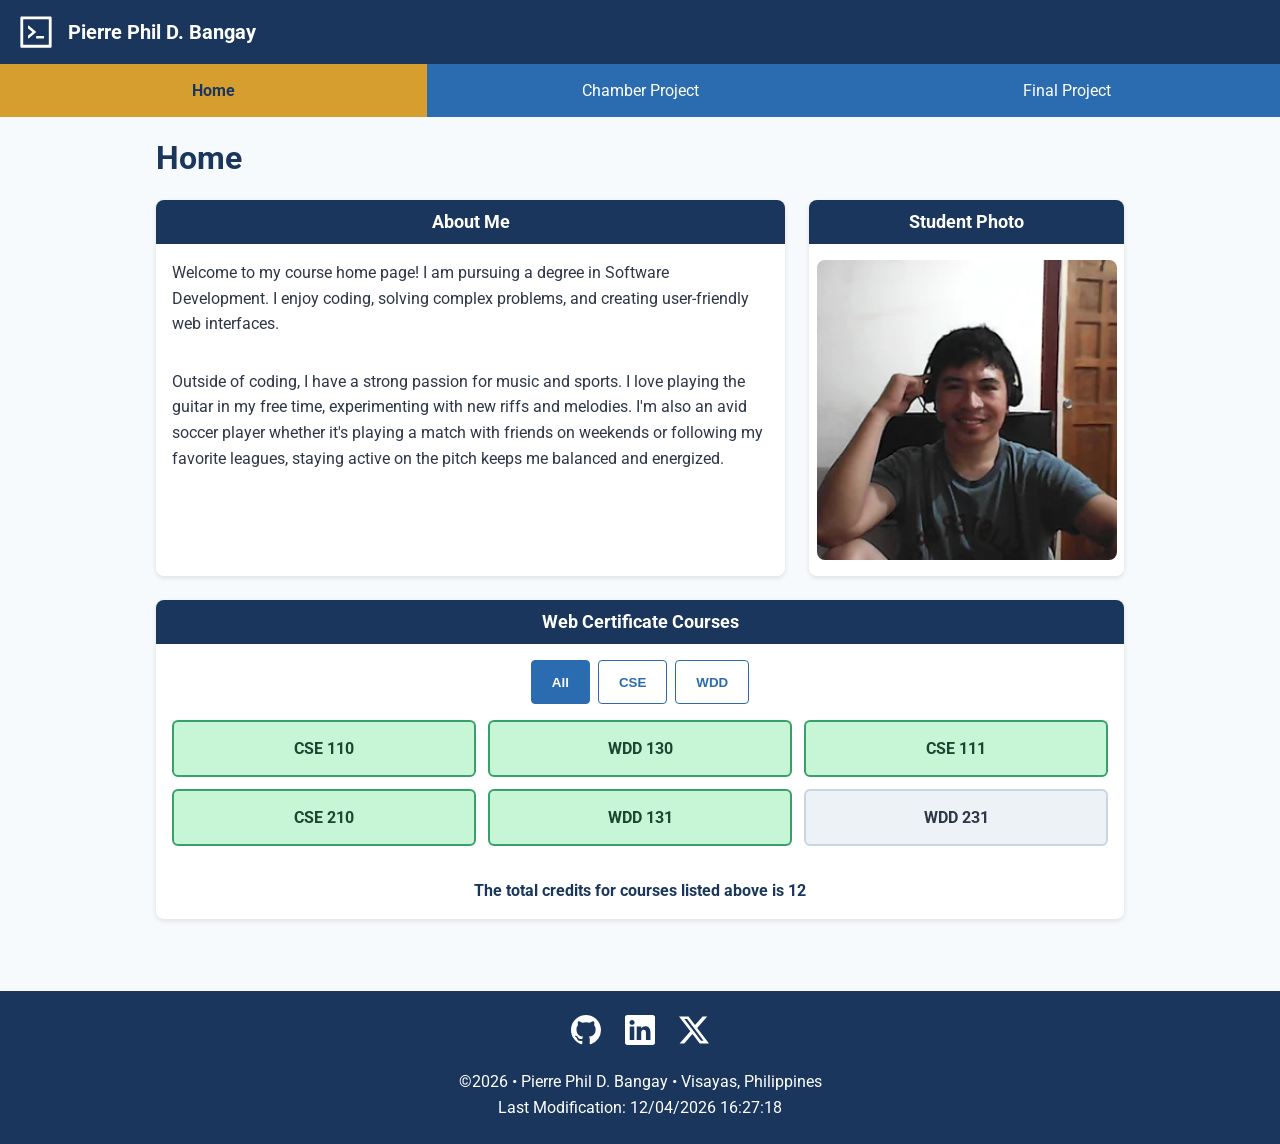
<file: index.html>
<!DOCTYPE html>
<html lang="en">

<head>
    <meta charset="UTF-8">
    <meta name="viewport" content="width=device-width, initial-scale=1.0">
    <title>WDD 231 - Course Home Page</title>
    <meta name="description"
        content="WDD 231 Course Home Page showcasing student profile, web certificate courses, and projects.">
    <meta name="author" content="Pierre Phil D. Bangay">

    <!-- Social Media Open Graph Meta Tags -->
    <meta property="og:title" content="WDD 231 - Course Home Page">
    <meta property="og:type" content="website">
    <meta property="og:description"
        content="WDD 231 Course Home Page showcasing student profile, web certificate courses, and projects.">
    <meta property="og:image" content="https://pdumaran.github.io/wdd231/images/profile.webp">
    <meta property="og:url" content="https://pdumaran.github.io/wdd231/">

    <!-- Google Fonts -->
    <link rel="preconnect" href="https://fonts.googleapis.com">
    <link rel="preconnect" href="https://fonts.gstatic.com" crossorigin>
    <link href="https://fonts.googleapis.com/css2?family=Roboto:wght@400;700&display=swap" rel="stylesheet">

    <!-- Style Sheets -->
    <link rel="stylesheet" href="styles/small.css">
    <link rel="stylesheet" href="styles/larger.css">

    <link rel="icon" href="favicon.ico">

    <!-- JavaScript Scripts -->
    <script src="scripts/navigation.js" defer></script>
    <script src="scripts/date.js" defer></script>
    <script src="scripts/course.js" defer></script>
</head>

<body>

    <header>
        <div class="logo-container">
            <img src="images/logo.svg" alt="Site Logo" width="40" height="40">
            <span>Pierre Phil D. Bangay</span>
        </div>
        <button id="nav-button" class="hamburger" aria-label="Toggle navigation"></button>
    </header>

    <nav id="nav-bar" class="navigation">
        <ul>
            <li class="current"><a href="#">Home</a></li>
            <li><a href="https://pdumaran.github.io/wdd231/chamber/index.html">Chamber Project</a></li>
            <li><a href="https://pdumaran.github.io/wdd231/final/index.html">Final Project</a></li>
        </ul>
    </nav>

    <main>
        <h1>Home</h1>

        <div class="top-grid">
            <section class="card">
                <h2>About Me</h2>
                <p>Welcome to my course home page! I am pursuing a degree in Software Development. I enjoy coding,
                    solving complex problems, and creating user-friendly web interfaces.</p>
                <p>Outside of coding, I have a strong passion for music and sports. I love playing the guitar in my free
                    time, experimenting with new riffs and melodies. I'm also an avid soccer player whether it's playing
                    a match with friends on weekends or following my favorite leagues, staying active on the pitch keeps
                    me balanced and energized.</p>
            </section>

            <section class="card">
                <h2>Student Photo</h2>
                <img src="images/profile.webp" alt="Student Profile Photo" width="300" height="300" loading="lazy">
            </section>
        </div>

        <section class="card courses-card">
            <h2>Web Certificate Courses</h2>

            <div class="filter-buttons">
                <button id="all-btn" class="filter-btn active">All</button>
                <button id="cse-btn" class="filter-btn">CSE</button>
                <button id="wdd-btn" class="filter-btn">WDD</button>
            </div>

            <div id="course-list" class="course-grid"></div>

            <p id="total-credits" class="credit-info"></p>
        </section>

        <!-- Course Details Modal -->
        <dialog id="course-details"></dialog>
    </main>

    <footer>
        <div class="social-links">
            <a href="https://github.com/pdumaran" target="_blank" rel="noopener" aria-label="GitHub Profile">
                <img src="images/github.svg" alt="GitHub Logo" width="30" height="30">
            </a>
            <a href="https://linkedin.com/in/pierredb" target="_blank" rel="noopener" aria-label="LinkedIn Profile">
                <img src="images/linkedin.svg" alt="LinkedIn Logo" width="30" height="30">
            </a>
            <a href="https://x.com/pierredumaran" target="_blank" rel="noopener" aria-label="X Profile">
                <img src="images/twitter.svg" alt="X/Twitter Logo" width="30" height="30">
            </a>
        </div>

        <p>&copy;<span id="currentyear"></span> • Pierre Phil D. Bangay • Visayas, Philippines</p>
        <p id="lastModified"></p>
    </footer>

</body>

</html>
</file>
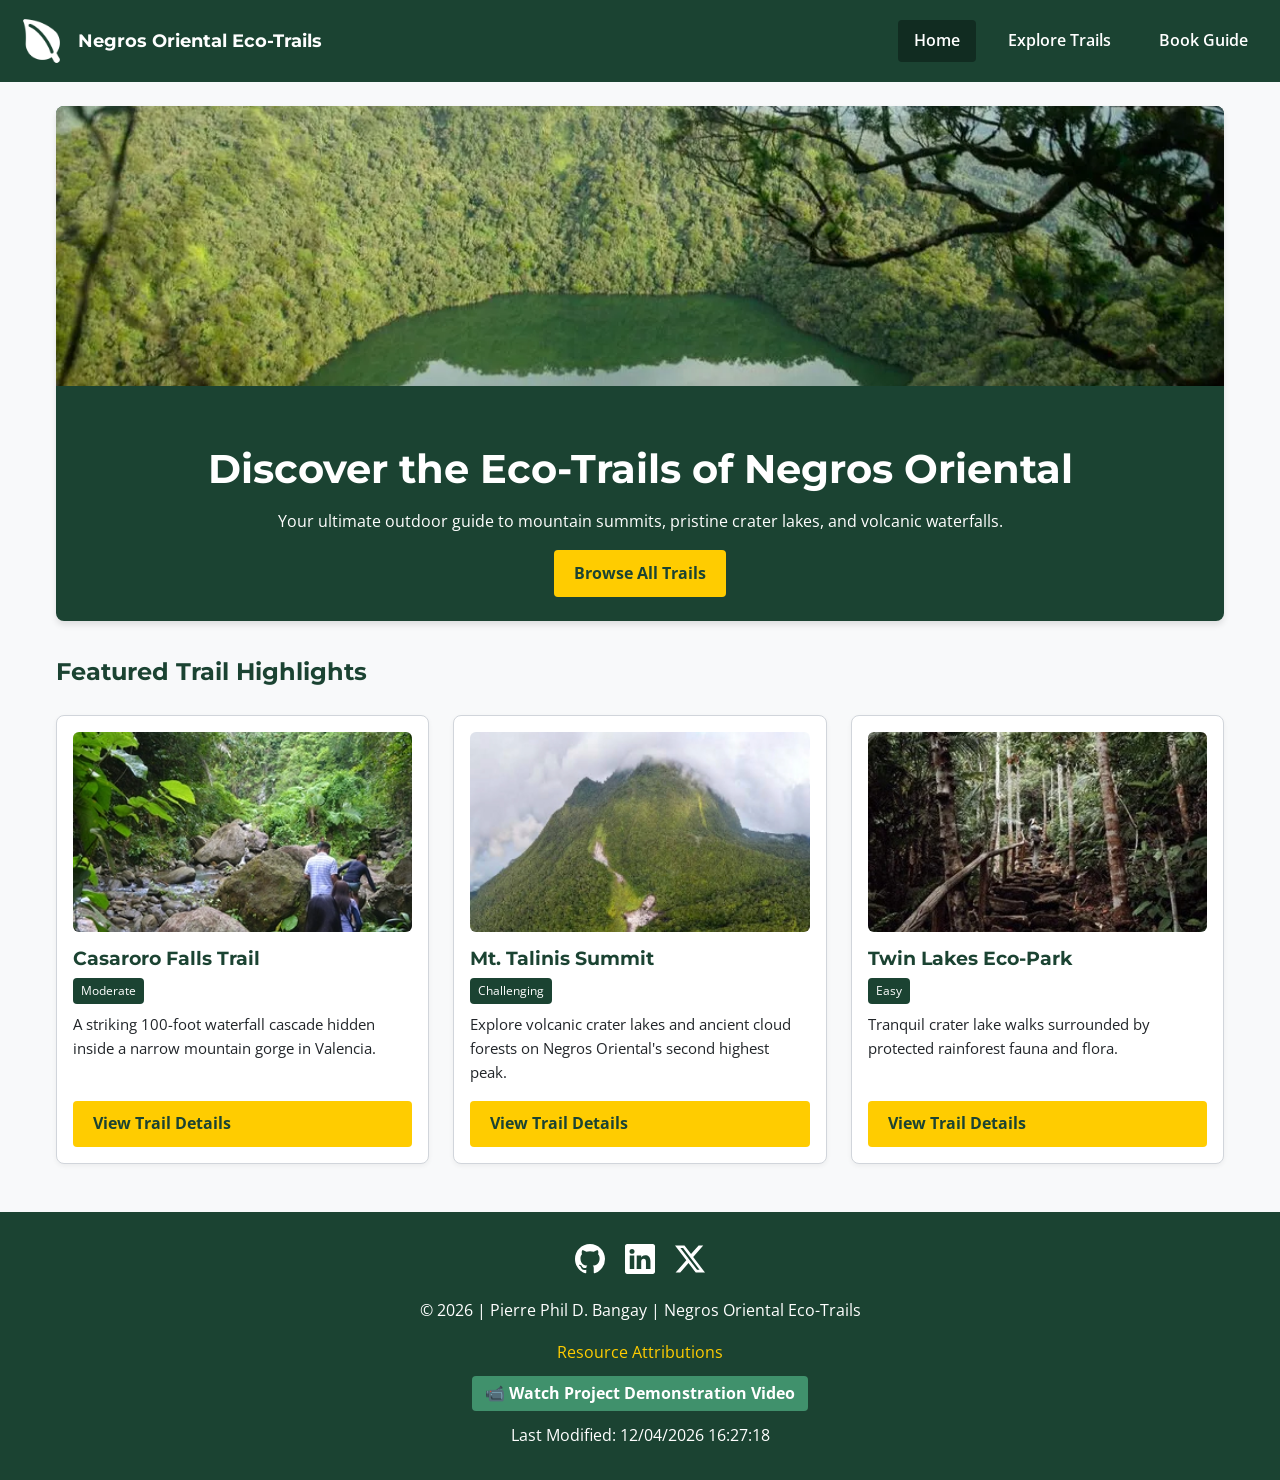
<file: final/index.html>
<!DOCTYPE html>
<html lang="en-US">

<head>
    <meta charset="utf-8">
    <meta name="viewport" content="width=device-width, initial-scale=1">
    <title>Negros Oriental Eco-Trails & Adventure Guide - Home</title>
    <meta name="description"
        content="Discover top hiking trails, waterfalls, and nature eco-tours in Negros Oriental, Philippines. Plan your adventure today!">
    <meta name="author" content="Pierre Phil D. Bangay">

    <link rel="icon" href="favicon.ico" type="image/x-icon">

    <link rel="preconnect" href="https://fonts.googleapis.com">
    <link rel="preconnect" href="https://fonts.gstatic.com" crossorigin>
    <link
        href="https://fonts.googleapis.com/css2?family=Montserrat:wght@600;700&family=Open+Sans:wght@400;600&display=swap"
        rel="stylesheet">

    <meta property="og:title" content="Negros Oriental Eco-Trails & Adventure Guide">
    <meta property="og:type" content="website">
    <meta property="og:image" content="https://pdumaran.github.io/wdd231/final/images/hero-mt-talinis.webp">
    <meta property="og:url" content="https://pdumaran.github.io/wdd231/final/index.html">
    <meta property="og:description"
        content="Explore mountain peaks, crater lakes, and waterfall hikes in Negros Oriental.">

    <link rel="stylesheet" href="styles/normalize.css">
    <link rel="stylesheet" href="styles/small.css">
    <link rel="stylesheet" href="styles/larger.css">

    <script src="scripts/main.js" defer></script>
</head>

<body>
    <header>
        <div class="logo-container">
            <img src="images/logo.webp" alt="Eco-Trails Logo" width="50" height="50" loading="lazy">
            <span class="site-title">Negros Oriental Eco-Trails</span>
        </div>
        <button id="menu-toggle" aria-label="Toggle Navigation Menu">☰</button>
        <nav id="nav-menu">
            <ul>
                <li><a href="index.html" class="active">Home</a></li>
                <li><a href="trails.html">Explore Trails</a></li>
                <li><a href="booking.html">Book Guide</a></li>
            </ul>
        </nav>
    </header>

    <main>
        <section class="hero">
            <picture>
                <img src="images/hero-mt-talinis.webp" alt="Mt. Talinis Ridge line" width="1200" height="400"
                    loading="eager">
            </picture>
            <div class="hero-content">
                <h1>Discover the Eco-Trails of Negros Oriental</h1>
                <p>Your ultimate outdoor guide to mountain summits, pristine crater lakes, and volcanic waterfalls.</p>
                <a href="trails.html" class="action-btn">Browse All Trails</a>
            </div>
        </section>

        <section>
            <h2>Featured Trail Highlights</h2>
            <div class="featured-grid">
                <article class="trail-card">
                    <img src="images/casaroro-falls.webp" alt="Casaroro Falls" width="300" height="200" loading="lazy">
                    <h3>Casaroro Falls Trail</h3>
                    <span class="badge">Moderate</span>
                    <p>A striking 100-foot waterfall cascade hidden inside a narrow mountain gorge in Valencia.</p>
                    <a href="trails.html" class="action-btn">View Trail Details</a>
                </article>

                <article class="trail-card">
                    <img src="images/mt-talinis.webp" alt="Mt. Talinis Summit" width="300" height="200" loading="lazy">
                    <h3>Mt. Talinis Summit</h3>
                    <span class="badge">Challenging</span>
                    <p>Explore volcanic crater lakes and ancient cloud forests on Negros Oriental's second highest peak.
                    </p>
                    <a href="trails.html" class="action-btn">View Trail Details</a>
                </article>

                <article class="trail-card">
                    <img src="images/twin-lakes.webp" alt="Balinsasayao Twin Lakes" width="300" height="200"
                        loading="lazy">
                    <h3>Twin Lakes Eco-Park</h3>
                    <span class="badge">Easy</span>
                    <p>Tranquil crater lake walks surrounded by protected rainforest fauna and flora.</p>
                    <a href="trails.html" class="action-btn">View Trail Details</a>
                </article>
            </div>
        </section>
    </main>

    <footer>
        <div class="social-links">
            <a href="https://github.com" target="_blank" rel="noopener" aria-label="GitHub Profile">
                <img src="images/github.svg" alt="GitHub Logo" width="30" height="30">
            </a>
            <a href="https://linkedin.com" target="_blank" rel="noopener" aria-label="LinkedIn Profile">
                <img src="images/linkedin.svg" alt="LinkedIn Logo" width="30" height="30">
            </a>
            <a href="https://twitter.com" target="_blank" rel="noopener" aria-label="X Twitter Profile">
                <img src="images/twitter.svg" alt="X Twitter Logo" width="30" height="30">
            </a>
        </div>
        <p>&copy; <span id="currentyear"></span> | Pierre Phil D. Bangay | Negros Oriental Eco-Trails</p>
        <p><a href="attributions.html">Resource Attributions</a></p>
        <p><a href="https://youtu.be/V4A10Zxp71M" target="_blank" rel="noopener" class="video-link">📹 Watch Project
                Demonstration Video</a></p>
        <p id="lastModified"></p>
    </footer>
</body>

</html>
</file>
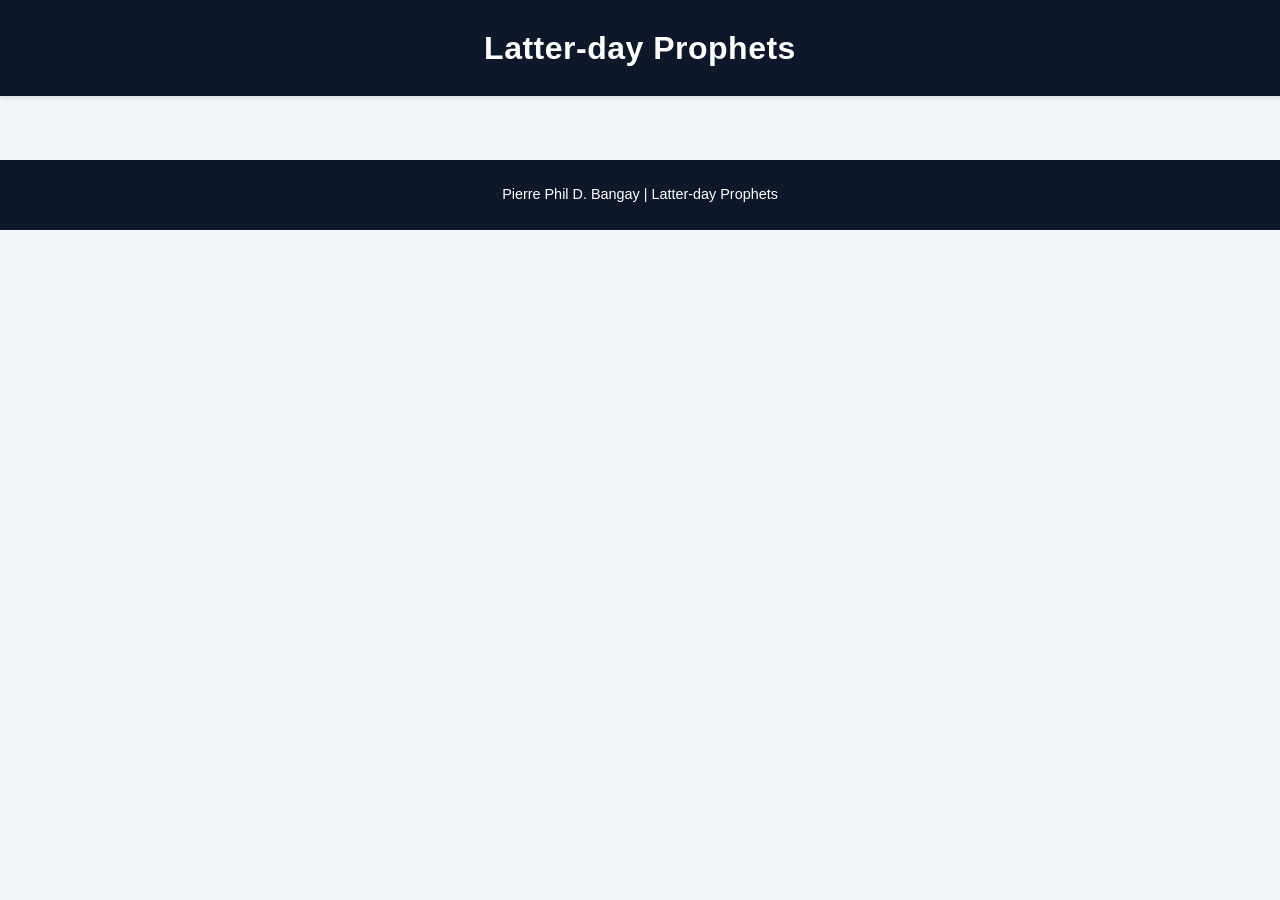
<file: prophets.html>
<!DOCTYPE html>
<html lang="en">

<head>
    <meta charset="UTF-8">
    <meta name="viewport" content="width=device-width, initial-scale=1.0">
    <title>Latter-day Prophets</title>
    <meta name="description" content="Latter-day Prophets dynamic directory built using Fetch API and CSS Grid.">
    <meta name="author" content="Pierre Phil D. Bangay">

    <!-- Style Sheet and Script Link -->
    <link rel="stylesheet" href="styles/prophets.css">
    <script src="scripts/prophets.js" defer></script>
</head>

<body>

    <header>
        <h1>Latter-day Prophets</h1>
    </header>

    <main>
        <div id="cards"></div>
    </main>

    <footer>
        Pierre Phil D. Bangay | Latter-day Prophets
    </footer>

</body>

</html>
</file>
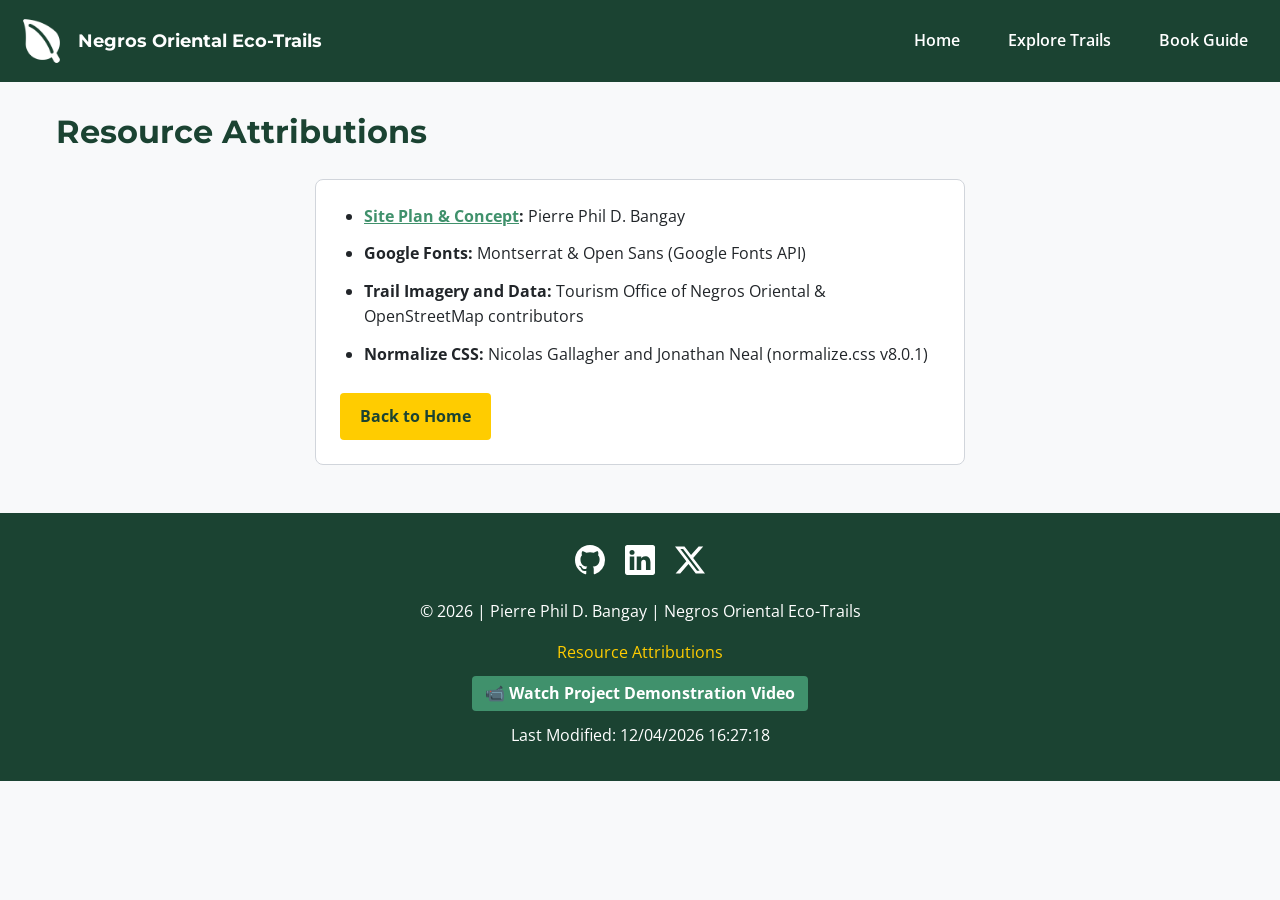
<file: final/attributions.html>
<!DOCTYPE html>
<html lang="en-US">

<head>
    <meta charset="utf-8">
    <meta name="viewport" content="width=device-width, initial-scale=1">
    <title>Resource Attributions - Negros Oriental Eco-Trails</title>
    <meta name="description"
        content="Attributions and credits for imagery, data sources, and libraries used in the Negros Oriental Eco-Trails project.">
    <meta name="author" content="Pierre Phil D. Bangay">

    <!-- Favicon -->
    <link rel="icon" href="favicon.ico" type="image/x-icon">

    <!-- Google Fonts -->
    <link rel="preconnect" href="https://fonts.googleapis.com">
    <link rel="preconnect" href="https://fonts.gstatic.com" crossorigin>
    <link
        href="https://fonts.googleapis.com/css2?family=Montserrat:wght@600;700&family=Open+Sans:wght@400;600&display=swap"
        rel="stylesheet">

    <!-- Open Graph Metadata -->
    <meta property="og:title" content="Resource Attributions - Negros Oriental Eco-Trails">
    <meta property="og:type" content="website">
    <meta property="og:image" content="https://pdumaran.github.io/wdd231/final/images/hero-mt-talinis.webp">
    <meta property="og:url" content="https://pdumaran.github.io/wdd231/final/attributions.html">
    <meta property="og:description"
        content="Resource attributions and source credits for the Negros Oriental Eco-Trails project.">

    <!-- Style Sheets -->
    <link rel="stylesheet" href="styles/normalize.css">
    <link rel="stylesheet" href="styles/small.css">
    <link rel="stylesheet" href="styles/larger.css">

    <!-- Scripts -->
    <script src="scripts/main.js" defer></script>
</head>

<body>
    <header>
        <div class="logo-container">
            <img src="images/logo.webp" alt="Eco-Trails Logo" width="50" height="50" loading="lazy">
            <span class="site-title">Negros Oriental Eco-Trails</span>
        </div>
        <button id="menu-toggle" aria-label="Toggle Navigation Menu">☰</button>
        <nav id="nav-menu">
            <ul>
                <li><a href="index.html">Home</a></li>
                <li><a href="trails.html">Explore Trails</a></li>
                <li><a href="booking.html">Book Guide</a></li>
            </ul>
        </nav>
    </header>

    <main>
        <h1>Resource Attributions</h1>
        <div class="form-box">
            <ul class="attribution-list">
                <li><strong><a href="https://pdumaran.github.io/wdd231/final/siteplan.html" target="_blank"
                            rel="noopener" class="external-link">Site Plan &amp; Concept</a>:</strong>
                    Pierre Phil D. Bangay</li>
                <li><strong>Google Fonts:</strong> Montserrat &amp; Open Sans (Google Fonts API)</li>
                <li><strong>Trail Imagery and Data:</strong> Tourism Office of Negros Oriental &amp; OpenStreetMap
                    contributors</li>
                <li><strong>Normalize CSS:</strong> Nicolas Gallagher and Jonathan Neal (normalize.css v8.0.1)</li>
            </ul>
            <br>
            <p><a href="index.html" class="action-btn">Back to Home</a></p>
        </div>
    </main>

    <footer>
        <div class="social-links">
            <a href="https://github.com" target="_blank" rel="noopener" aria-label="GitHub Profile">
                <img src="images/github.svg" alt="GitHub Logo" width="30" height="30">
            </a>
            <a href="https://linkedin.com" target="_blank" rel="noopener" aria-label="LinkedIn Profile">
                <img src="images/linkedin.svg" alt="LinkedIn Logo" width="30" height="30">
            </a>
            <a href="https://twitter.com" target="_blank" rel="noopener" aria-label="X Twitter Profile">
                <img src="images/twitter.svg" alt="X Twitter Logo" width="30" height="30">
            </a>
        </div>
        <p>&copy; <span id="currentyear"></span> | Pierre Phil D. Bangay | Negros Oriental Eco-Trails</p>
        <p><a href="attributions.html">Resource Attributions</a></p>
        <p><a href="https://youtu.be/V4A10Zxp71M" target="_blank" rel="noopener" class="video-link">📹 Watch Project
                Demonstration Video</a></p>
        <p id="lastModified"></p>
    </footer>
</body>

</html>
</file>
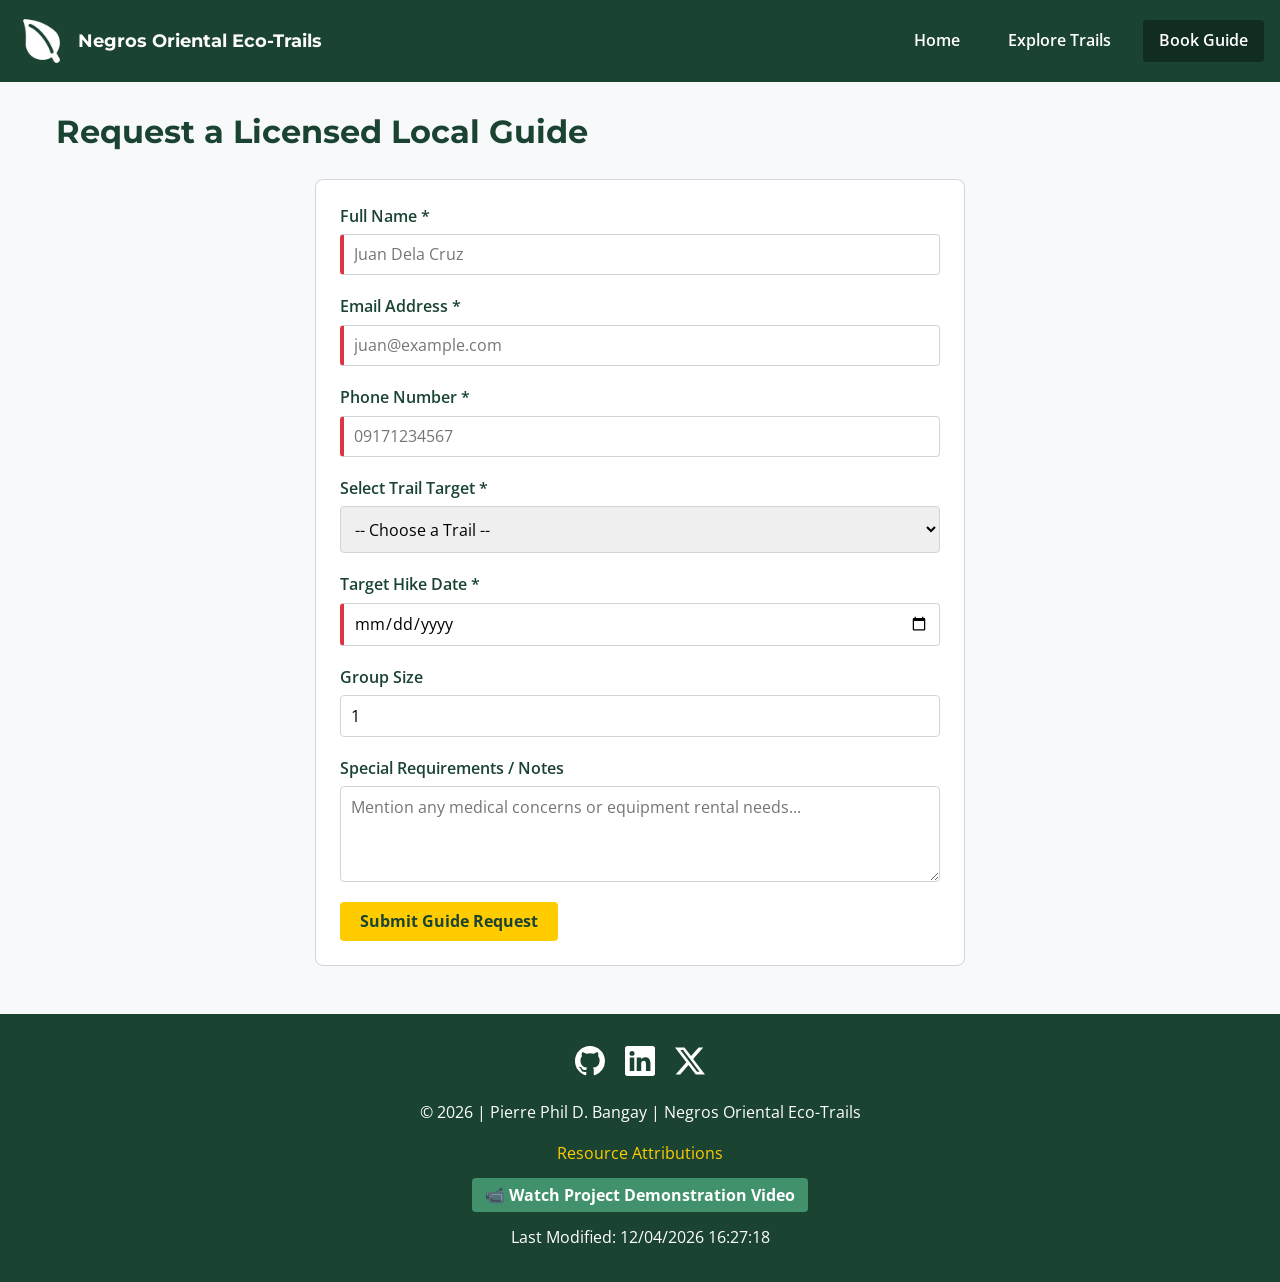
<file: final/booking.html>
<!DOCTYPE html>
<html lang="en-US">

<head>
    <meta charset="utf-8">
    <meta name="viewport" content="width=device-width, initial-scale=1">
    <title>Negros Oriental Eco-Trails - Guide Booking Inquiry</title>
    <meta name="description"
        content="Book licensed local eco-guides for guided hikes across Mt. Talinis, Casaroro Falls, and Twin Lakes.">
    <meta name="author" content="Pierre Phil D. Bangay">

    <link rel="icon" href="favicon.ico" type="image/x-icon">

    <link rel="preconnect" href="https://fonts.googleapis.com">
    <link rel="preconnect" href="https://fonts.gstatic.com" crossorigin>
    <link
        href="https://fonts.googleapis.com/css2?family=Montserrat:wght@600;700&family=Open+Sans:wght@400;600&display=swap"
        rel="stylesheet">

    <meta property="og:title" content="Book a Local Eco-Guide">
    <meta property="og:type" content="website">
    <meta property="og:image" content="https://pdumaran.github.io/wdd231/final/images/hero-mt-talinis.webp">
    <meta property="og:url" content="https://pdumaran.github.io/wdd231/final/booking.html">
    <meta property="og:description" content="Submit a guide booking query for guided outdoor hikes.">

    <link rel="stylesheet" href="styles/normalize.css">
    <link rel="stylesheet" href="styles/small.css">
    <link rel="stylesheet" href="styles/larger.css">

    <script src="scripts/main.js" defer></script>
</head>

<body>
    <header>
        <div class="logo-container">
            <img src="images/logo.webp" alt="Eco-Trails Logo" width="50" height="50" loading="lazy">
            <span class="site-title">Negros Oriental Eco-Trails</span>
        </div>
        <button id="menu-toggle" aria-label="Toggle Navigation Menu">☰</button>
        <nav id="nav-menu">
            <ul>
                <li><a href="index.html">Home</a></li>
                <li><a href="trails.html">Explore Trails</a></li>
                <li><a href="booking.html" class="active">Book Guide</a></li>
            </ul>
        </nav>
    </header>

    <main>
        <h1>Request a Licensed Local Guide</h1>
        <div class="form-box">
            <form method="get" action="thanks.html">
                <div class="form-field">
                    <label for="fullname">Full Name *</label>
                    <input type="text" id="fullname" name="fullname" required placeholder="Juan Dela Cruz">
                </div>

                <div class="form-field">
                    <label for="email">Email Address *</label>
                    <input type="email" id="email" name="email" required placeholder="juan@example.com">
                </div>

                <div class="form-field">
                    <label for="phone">Phone Number *</label>
                    <input type="tel" id="phone" name="phone" required placeholder="09171234567">
                </div>

                <div class="form-field">
                    <label for="trail-select">Select Trail Target *</label>
                    <select id="trail-select" name="trail" required>
                        <option value="">-- Choose a Trail --</option>
                        <option value="Casaroro Falls Trail">Casaroro Falls Trail</option>
                        <option value="Mt. Talinis Summit">Mt. Talinis Summit</option>
                        <option value="Twin Lakes Nature Trail">Balinsasayao Twin Lakes</option>
                        <option value="Pulangbato Thermal Falls">Pulangbato Thermal Falls</option>
                        <option value="Other Trail">Other Eco-Trail</option>
                    </select>
                </div>

                <div class="form-field">
                    <label for="hike-date">Target Hike Date *</label>
                    <input type="date" id="hike-date" name="hike_date" required>
                </div>

                <div class="form-field">
                    <label for="group-size">Group Size</label>
                    <input type="number" id="group-size" name="group_size" min="1" max="25" value="1">
                </div>

                <div class="form-field">
                    <label for="notes">Special Requirements / Notes</label>
                    <textarea id="notes" name="notes" rows="4"
                        placeholder="Mention any medical concerns or equipment rental needs..."></textarea>
                </div>

                <button type="submit" class="action-btn">Submit Guide Request</button>
            </form>
        </div>
    </main>

    <footer>
        <div class="social-links">
            <a href="https://github.com" target="_blank" rel="noopener" aria-label="GitHub Profile">
                <img src="images/github.svg" alt="GitHub Logo" width="30" height="30">
            </a>
            <a href="https://linkedin.com" target="_blank" rel="noopener" aria-label="LinkedIn Profile">
                <img src="images/linkedin.svg" alt="LinkedIn Logo" width="30" height="30">
            </a>
            <a href="https://twitter.com" target="_blank" rel="noopener" aria-label="X Twitter Profile">
                <img src="images/twitter.svg" alt="X Twitter Logo" width="30" height="30">
            </a>
        </div>
        <p>&copy; <span id="currentyear"></span> | Pierre Phil D. Bangay | Negros Oriental Eco-Trails</p>
        <p><a href="attributions.html">Resource Attributions</a></p>
        <p><a href="https://youtu.be/V4A10Zxp71M" target="_blank" rel="noopener" class="video-link">📹 Watch Project
                Demonstration Video</a></p>
        <p id="lastModified"></p>
    </footer>
</body>

</html>
</file>
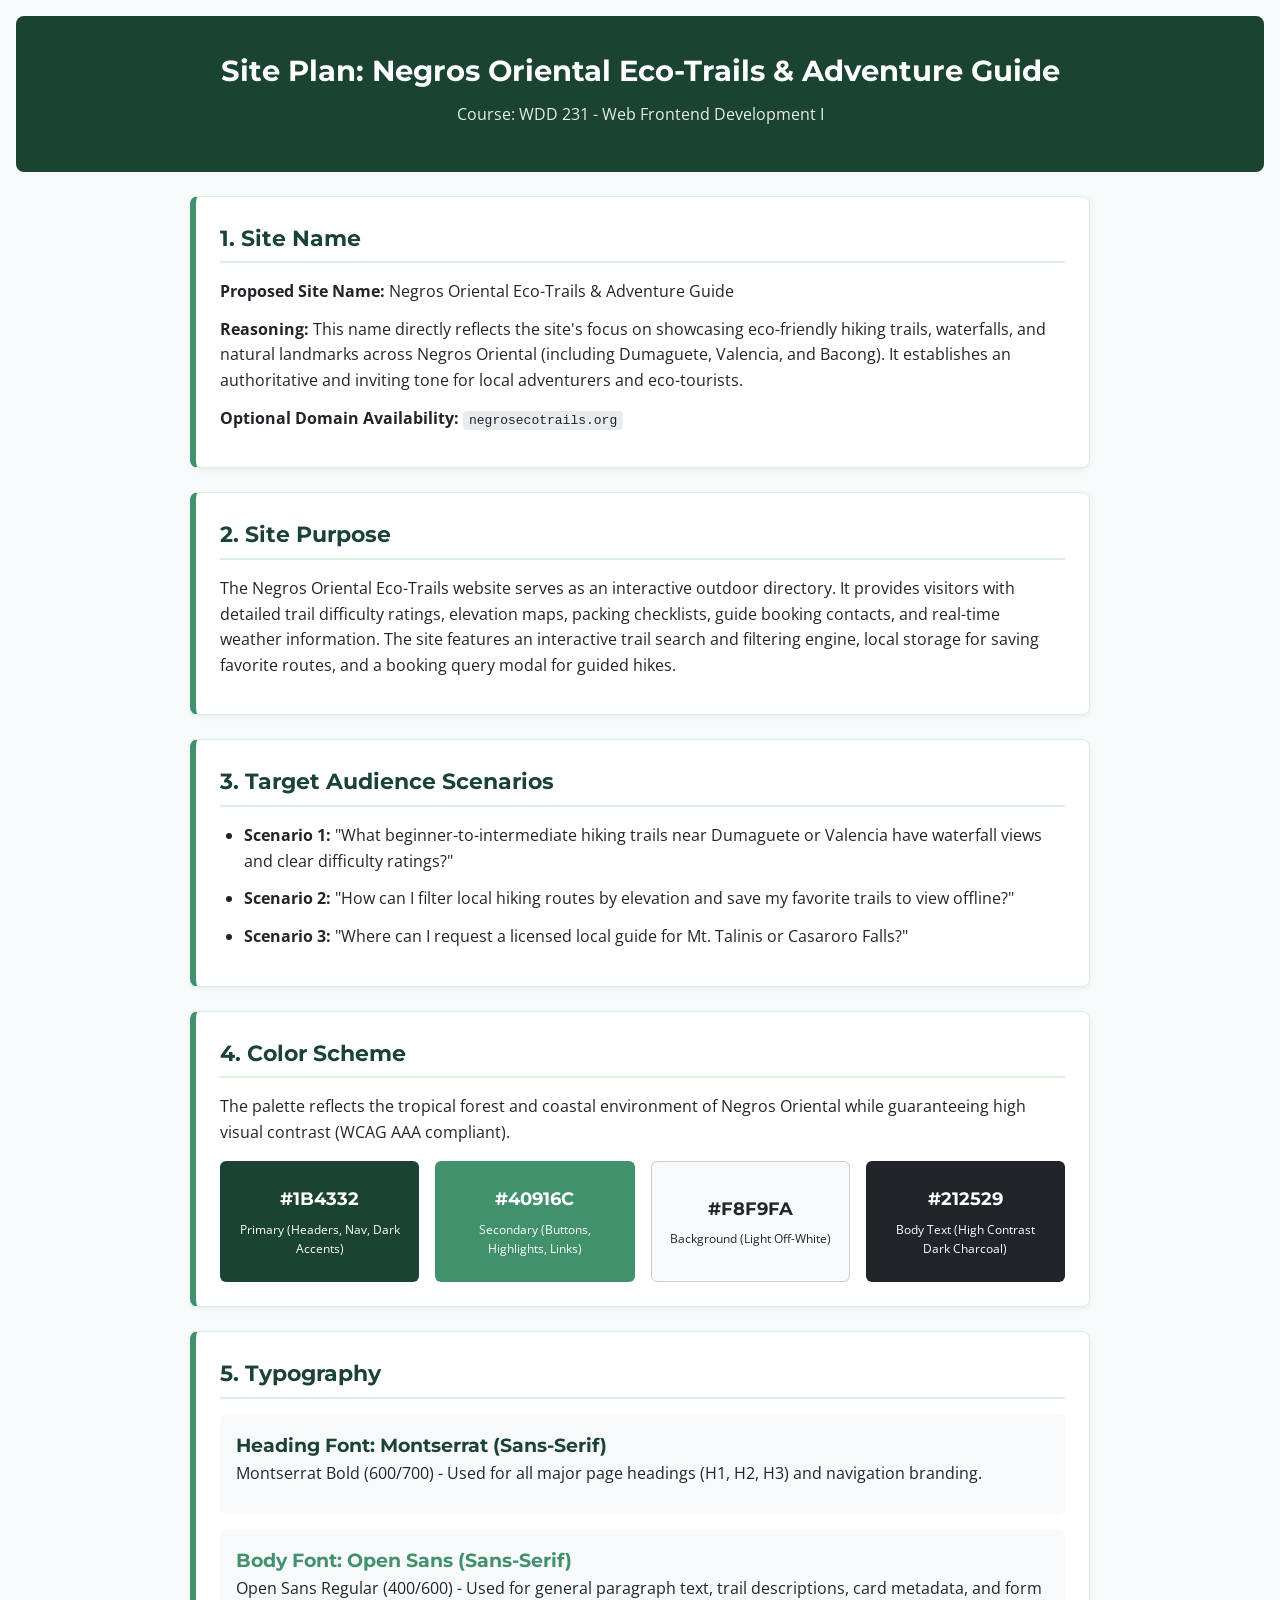
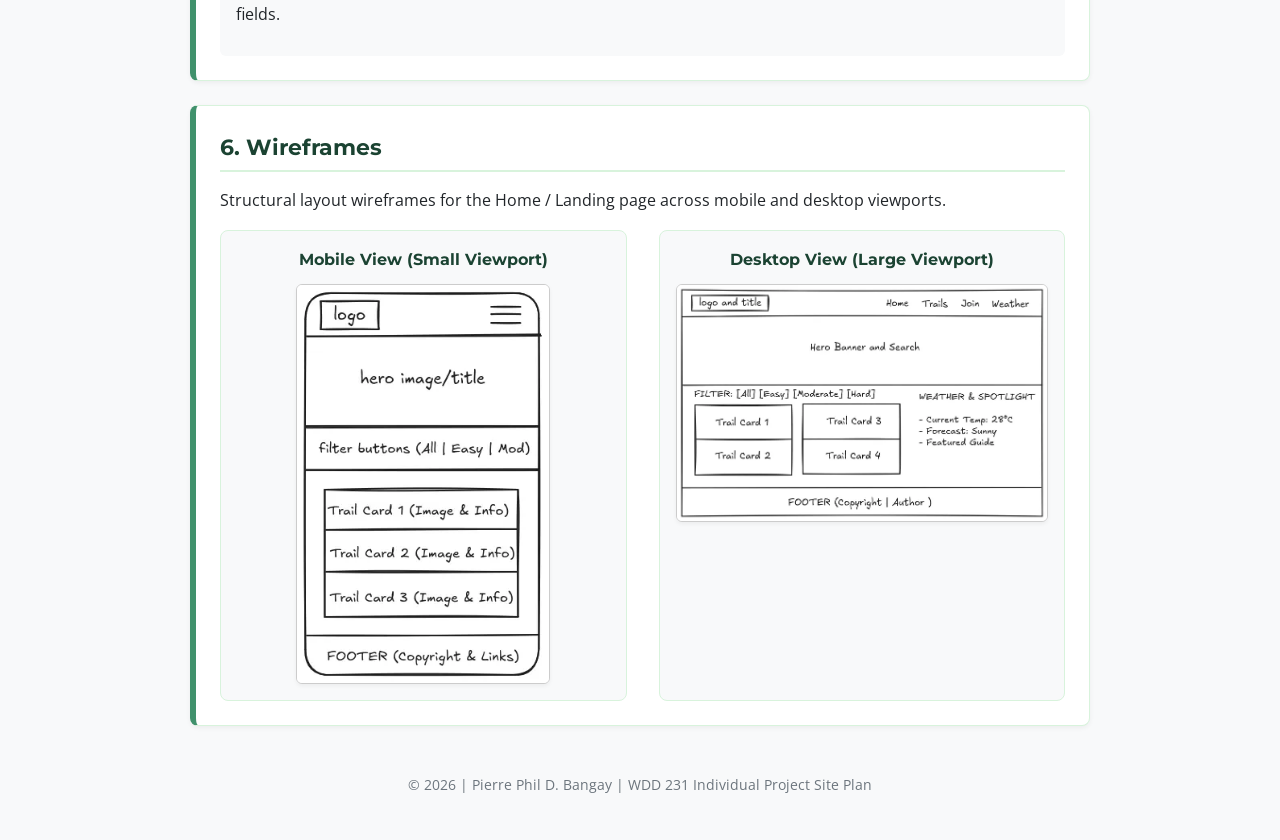
<file: final/siteplan.html>
<!DOCTYPE html>
<html lang="en">

<head>
    <meta charset="UTF-8">
    <meta name="viewport" content="width=device-width, initial-scale=1.0">
    <title>Site Plan - Negros Oriental Eco-Trails & Adventure Guide</title>
    <meta name="description"
        content="Site plan and design specifications for the Negros Oriental Eco-Trails & Adventure Guide project in WDD 231.">
    <meta name="author" content="Pierre Phil D. Bangay">

    <!-- Google Fonts -->
    <link rel="preconnect" href="https://fonts.googleapis.com">
    <link rel="preconnect" href="https://fonts.gstatic.com" crossorigin>
    <link
        href="https://fonts.googleapis.com/css2?family=Montserrat:wght@600;700&family=Open+Sans:wght@400;600&display=swap"
        rel="stylesheet">

    <link rel="stylesheet" href="styles/siteplan.css">
</head>

<body>
    <header>
        <h1>Site Plan: Negros Oriental Eco-Trails &amp; Adventure Guide</h1>
        <p>Course: WDD 231 - Web Frontend Development I</p>
    </header>

    <main>
        <!-- Section 1: Site Name -->
        <section class="card">
            <h2>1. Site Name</h2>
            <p><strong>Proposed Site Name:</strong> Negros Oriental Eco-Trails &amp; Adventure Guide</p>
            <p><strong>Reasoning:</strong> This name directly reflects the site's focus on showcasing eco-friendly
                hiking trails, waterfalls, and natural landmarks across Negros Oriental (including Dumaguete, Valencia,
                and Bacong). It establishes an authoritative and inviting tone for local adventurers and eco-tourists.
            </p>
            <p><strong>Optional Domain Availability:</strong> <code>negrosecotrails.org</code></p>
        </section>

        <!-- Section 2: Site Purpose -->
        <section class="card">
            <h2>2. Site Purpose</h2>
            <p>The Negros Oriental Eco-Trails website serves as an interactive outdoor directory. It provides visitors
                with detailed trail difficulty ratings, elevation maps, packing checklists, guide booking contacts, and
                real-time weather information. The site features an interactive trail search and filtering engine, local
                storage for saving favorite routes, and a booking query modal for guided hikes.</p>
        </section>

        <!-- Section 3: Target Audience Scenarios -->
        <section class="card">
            <h2>3. Target Audience Scenarios</h2>
            <ul>
                <li><strong>Scenario 1:</strong> "What beginner-to-intermediate hiking trails near Dumaguete or Valencia
                    have waterfall views and clear difficulty ratings?"</li>
                <li><strong>Scenario 2:</strong> "How can I filter local hiking routes by elevation and save my favorite
                    trails to view offline?"</li>
                <li><strong>Scenario 3:</strong> "Where can I request a licensed local guide for Mt. Talinis or Casaroro
                    Falls?"</li>
            </ul>
        </section>

        <!-- Section 4: Color Scheme -->
        <section class="card">
            <h2>4. Color Scheme</h2>
            <p>The palette reflects the tropical forest and coastal environment of Negros Oriental while guaranteeing
                high visual contrast (WCAG AAA compliant).</p>

            <div class="color-palette">
                <div class="swatch deep-forest">
                    <span>#1B4332</span>
                    <small>Primary (Headers, Nav, Dark Accents)</small>
                </div>
                <div class="swatch moss-green">
                    <span>#40916C</span>
                    <small>Secondary (Buttons, Highlights, Links)</small>
                </div>
                <div class="swatch sand-bg">
                    <span>#F8F9FA</span>
                    <small>Background (Light Off-White)</small>
                </div>
                <div class="swatch charcoal-text">
                    <span>#212529</span>
                    <small>Body Text (High Contrast Dark Charcoal)</small>
                </div>
            </div>
        </section>

        <!-- Section 5: Typography -->
        <section class="card">
            <h2>5. Typography</h2>
            <div class="typography-demo">
                <div class="font-sample font-heading">
                    <h3>Heading Font: Montserrat (Sans-Serif)</h3>
                    <p class="sample-text">Montserrat Bold (600/700) - Used for all major page headings (H1, H2, H3) and
                        navigation branding.</p>
                </div>
                <div class="font-sample font-body">
                    <h3>Body Font: Open Sans (Sans-Serif)</h3>
                    <p class="sample-text">Open Sans Regular (400/600) - Used for general paragraph text, trail
                        descriptions, card metadata, and form fields.</p>
                </div>
            </div>
        </section>

        <!-- Section 6: Wireframes -->
        <section class="card">
            <h2>6. Wireframes</h2>
            <p>Structural layout wireframes for the Home / Landing page across mobile and desktop viewports.</p>

            <div class="wireframes">
                <div class="wireframe-item">
                    <h3>Mobile View (Small Viewport)</h3>
                    <img src="images/wireframe-mobile.webp" alt="Wireframe diagram showing mobile layout"
                        loading="lazy">
                </div>
                <div class="wireframe-item">
                    <h3>Desktop View (Large Viewport)</h3>
                    <img src="images/wireframe-desktop.webp" alt="Wireframe diagram showing desktop layout"
                        loading="lazy">
                </div>
            </div>
        </section>
    </main>

    <footer>
        <p>&copy; 2026 | Pierre Phil D. Bangay | WDD 231 Individual Project Site Plan</p>
    </footer>
</body>

</html>
</file>
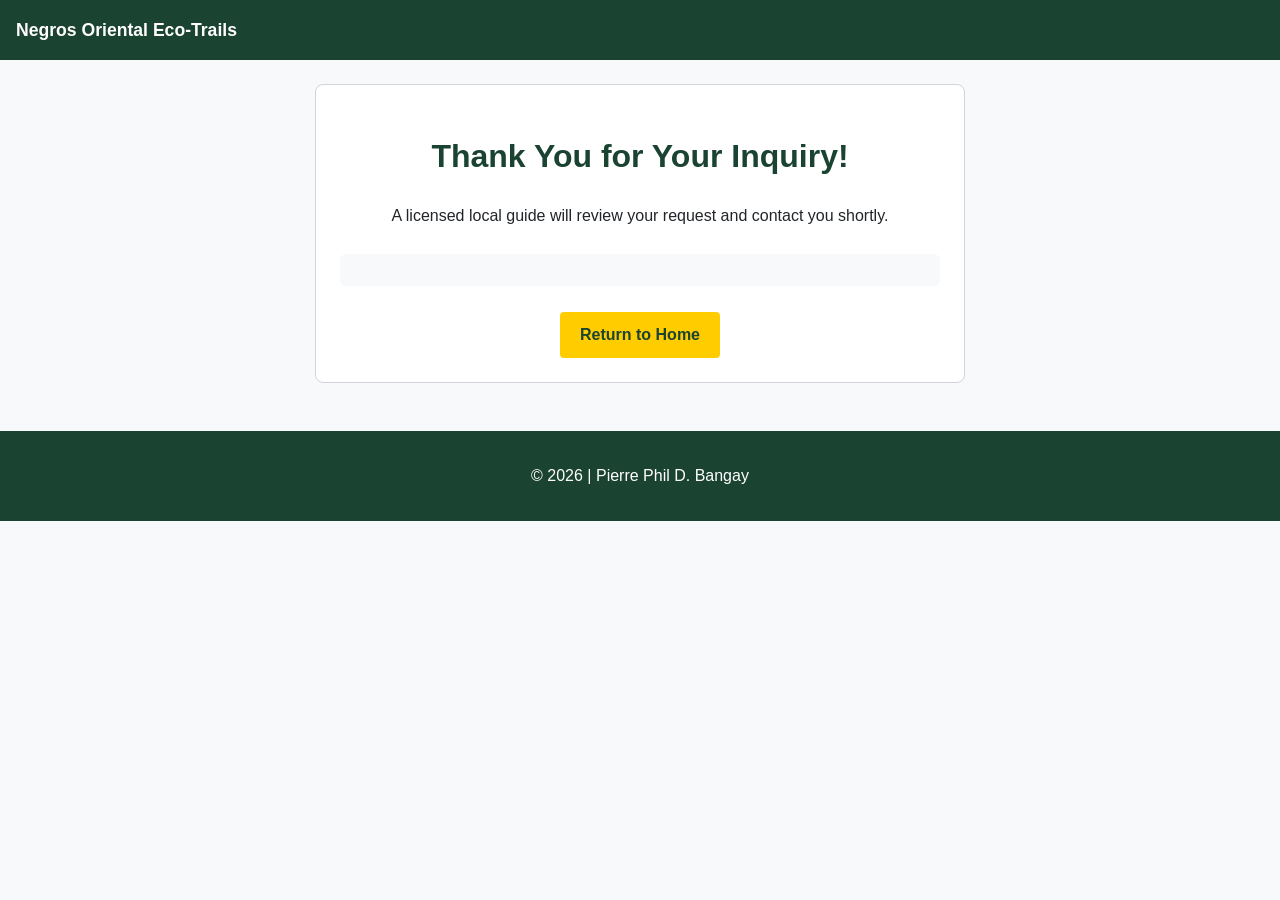
<file: final/thanks.html>
<!DOCTYPE html>
<html lang="en-US">

<head>
    <meta charset="utf-8">
    <meta name="viewport" content="width=device-width, initial-scale=1">
    <title>Booking Request Received - Negros Oriental Eco-Trails</title>
    <link rel="stylesheet" href="styles/normalize.css">
    <link rel="stylesheet" href="styles/small.css">
    <script src="scripts/main.js" defer></script>
    <script>
        document.addEventListener("DOMContentLoaded", () => {
            const urlParams = new URLSearchParams(window.location.search);
            const detailsContainer = document.querySelector("#submission-details");

            if (detailsContainer && urlParams.has("fullname")) {
                detailsContainer.innerHTML = `
          <p><strong>Name:</strong> ${urlParams.get("fullname")}</p>
          <p><strong>Email:</strong> ${urlParams.get("email")}</p>
          <p><strong>Phone:</strong> ${urlParams.get("phone")}</p>
          <p><strong>Requested Trail:</strong> ${urlParams.get("trail")}</p>
          <p><strong>Hike Date:</strong> ${urlParams.get("hike_date")}</p>
          <p><strong>Group Size:</strong> ${urlParams.get("group_size")}</p>
        `;
            }
        });
    </script>
</head>

<body>
    <header>
        <div class="logo-container">
            <span class="site-title">Negros Oriental Eco-Trails</span>
        </div>
    </header>

    <main>
        <div class="form-box" style="text-align: center;">
            <h1>Thank You for Your Inquiry!</h1>
            <p>A licensed local guide will review your request and contact you shortly.</p>
            <br>
            <div id="submission-details"
                style="text-align: left; background: #f8f9fa; padding: 1rem; border-radius: 6px;"></div>
            <br>
            <a href="index.html" class="action-btn">Return to Home</a>
        </div>
    </main>

    <footer>
        <p>&copy; <span id="currentyear"></span> | Pierre Phil D. Bangay</p>
    </footer>
</body>

</html>
</file>
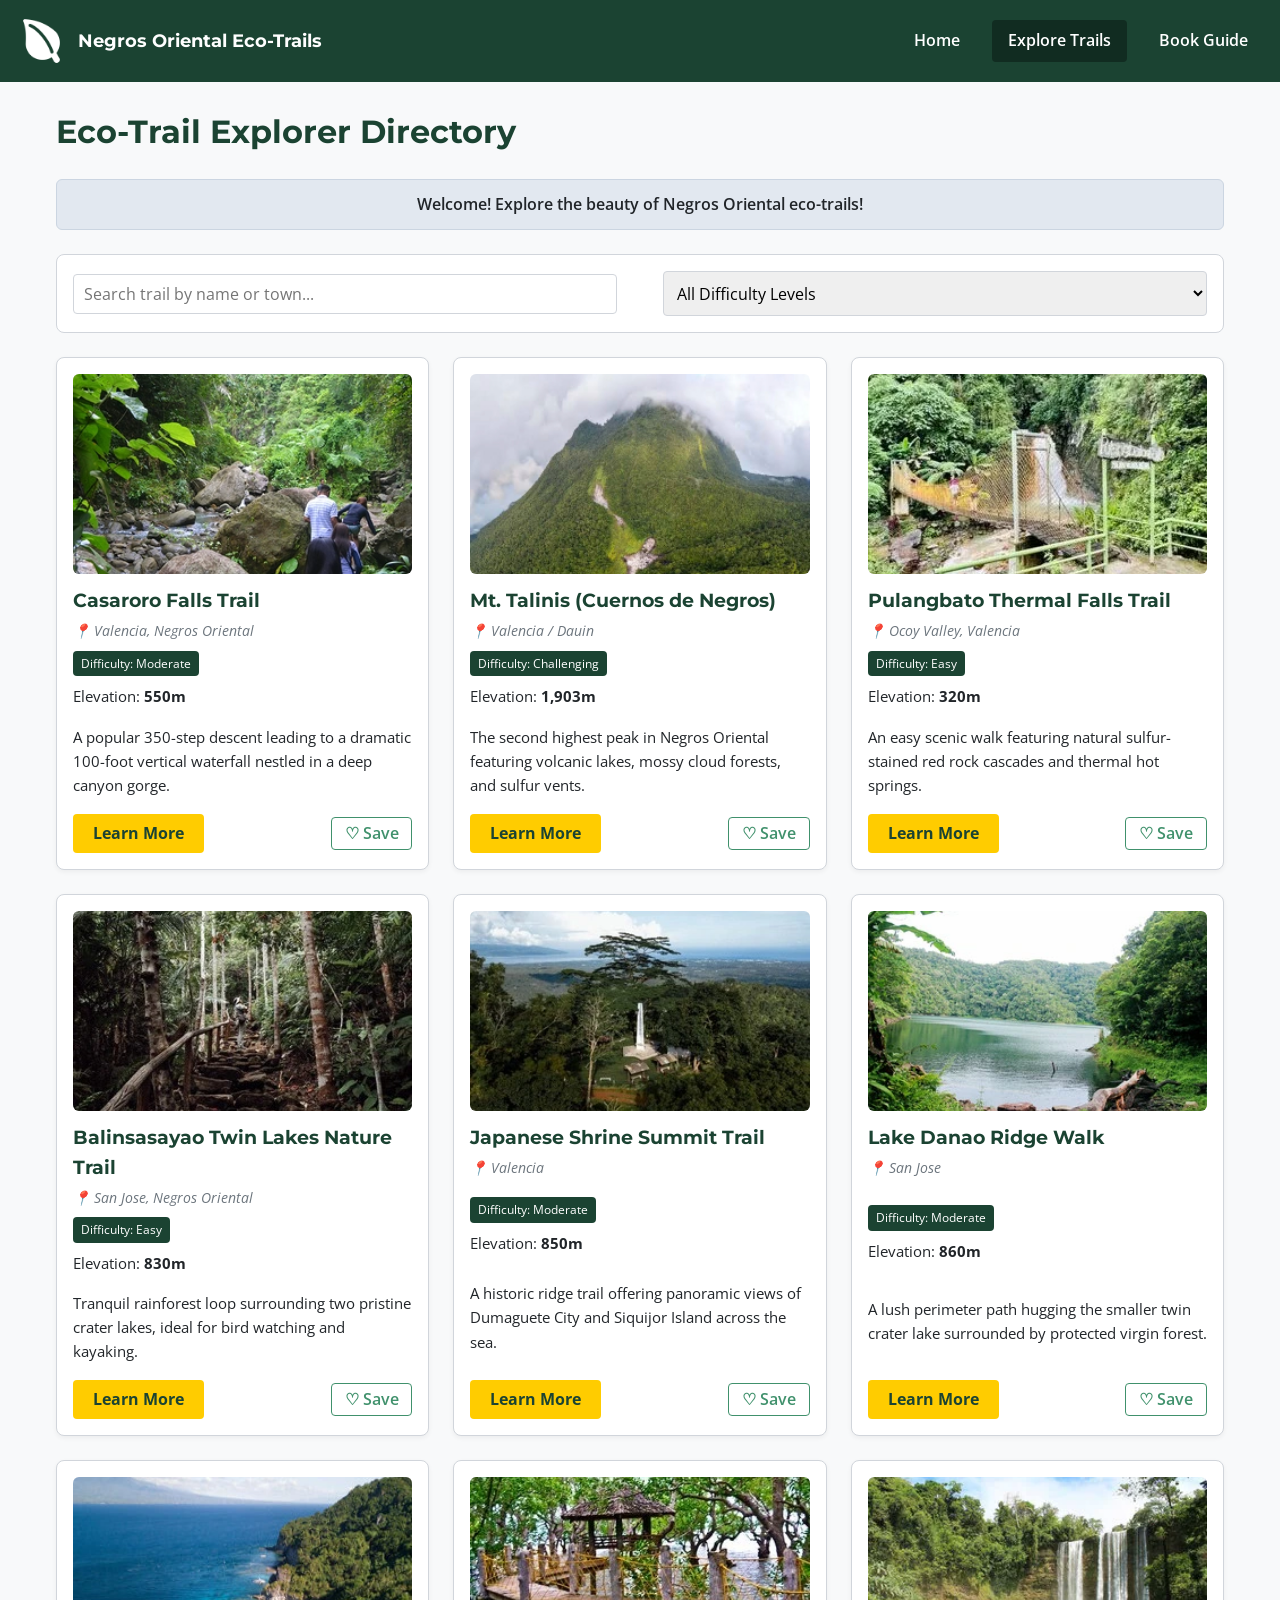
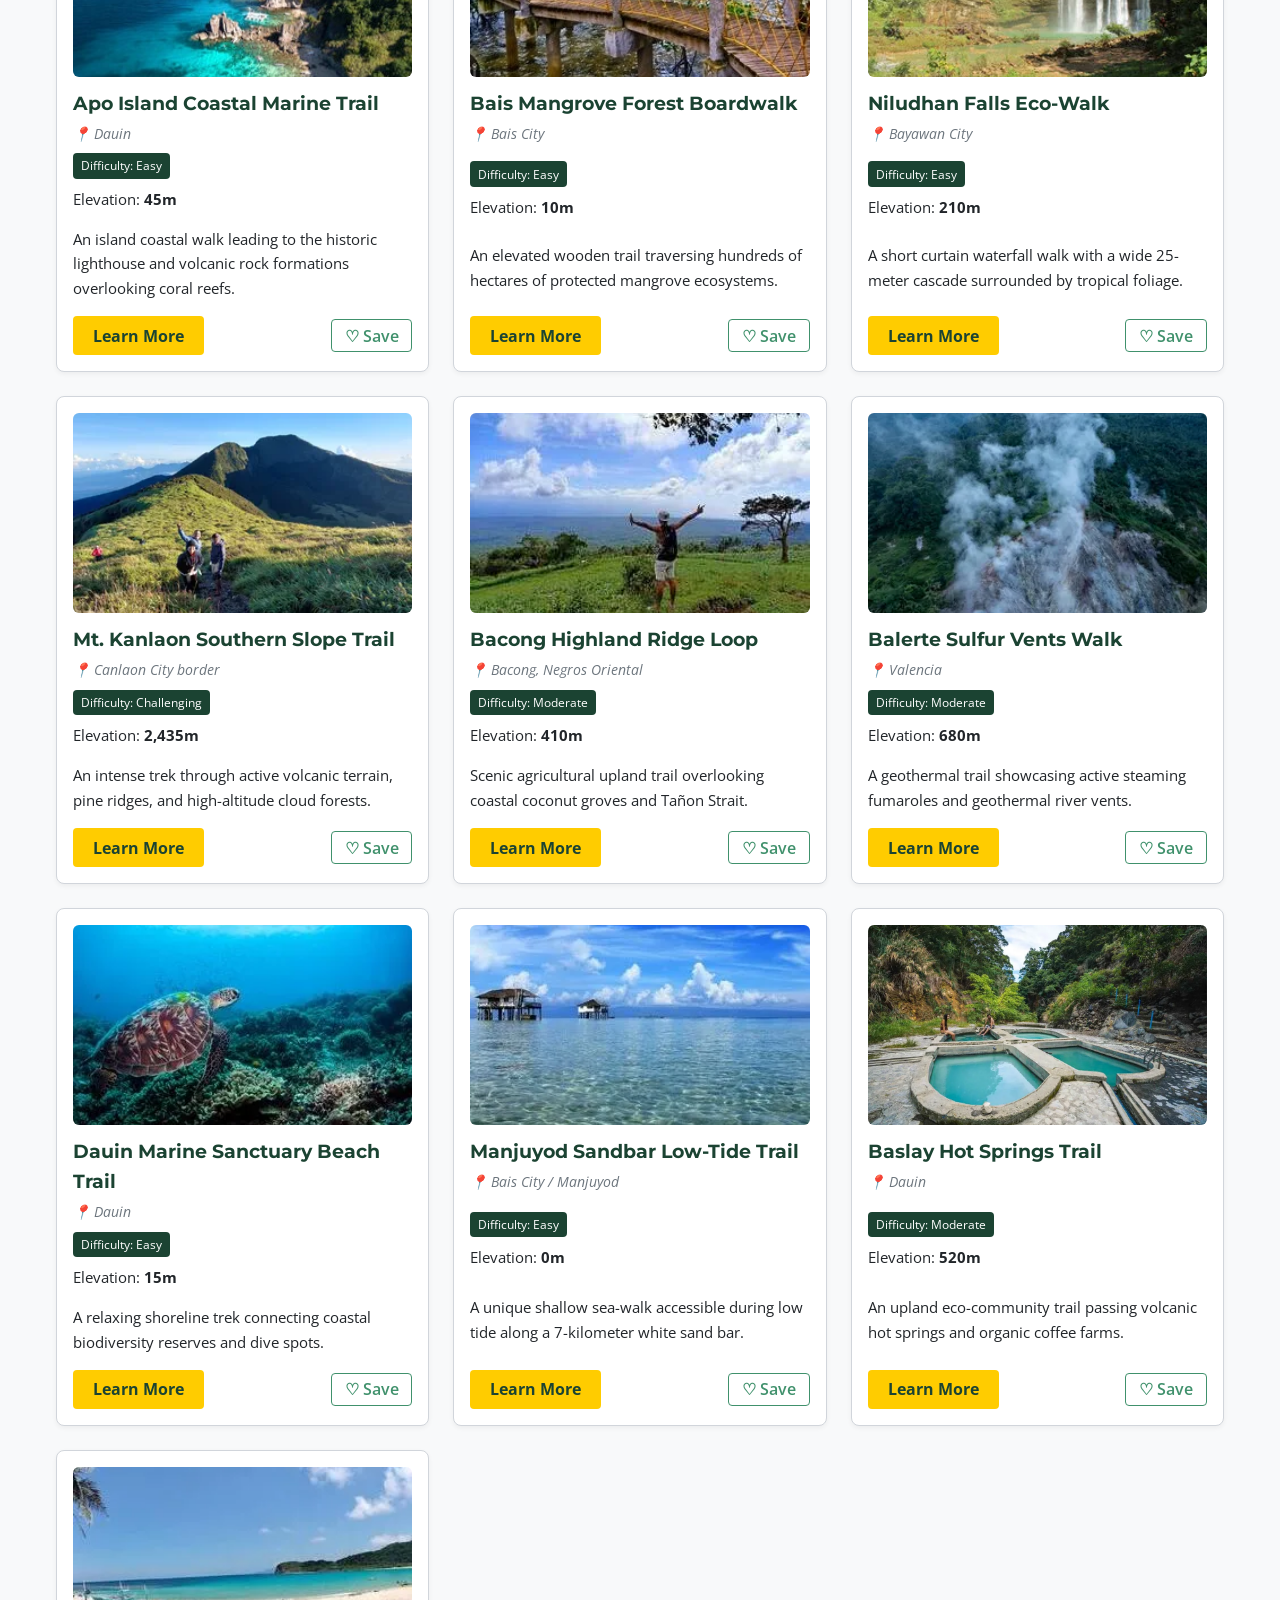
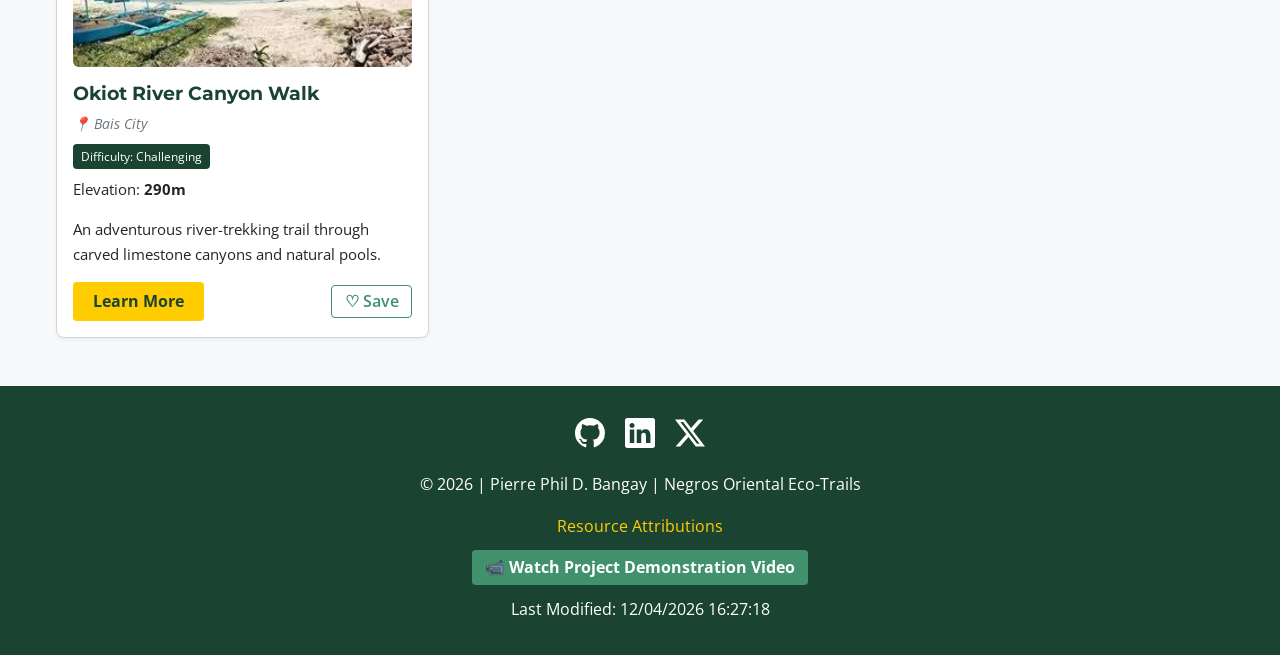
<file: final/trails.html>
<!DOCTYPE html>
<html lang="en-US">

<head>
    <meta charset="utf-8">
    <meta name="viewport" content="width=device-width, initial-scale=1">
    <title>Negros Oriental Eco-Trails - Directory & Search</title>
    <meta name="description"
        content="Filter and search 15+ hiking trails, elevation profiles, and difficulty levels across Negros Oriental.">
    <meta name="author" content="Pierre Phil D. Bangay">

    <link rel="icon" href="favicon.ico" type="image/x-icon">

    <link rel="preconnect" href="https://fonts.googleapis.com">
    <link rel="preconnect" href="https://fonts.gstatic.com" crossorigin>
    <link
        href="https://fonts.googleapis.com/css2?family=Montserrat:wght@600;700&family=Open+Sans:wght@400;600&display=swap"
        rel="stylesheet">

    <meta property="og:title" content="Negros Oriental Eco-Trails Directory">
    <meta property="og:type" content="website">
    <meta property="og:image" content="https://pdumaran.github.io/wdd231/final/images/hero-mt-talinis.webp">
    <meta property="og:url" content="https://pdumaran.github.io/wdd231/final/trails.html">
    <meta property="og:description" content="Search and save your favorite hiking trails in Negros Oriental.">

    <link rel="stylesheet" href="styles/normalize.css">
    <link rel="stylesheet" href="styles/small.css">
    <link rel="stylesheet" href="styles/larger.css">

    <script src="scripts/main.js" defer></script>
    <script type="module" src="scripts/trails.js"></script>
</head>

<body>
    <header>
        <div class="logo-container">
            <img src="images/logo.webp" alt="Eco-Trails Logo" width="50" height="50" loading="lazy">
            <span class="site-title">Negros Oriental Eco-Trails</span>
        </div>
        <button id="menu-toggle" aria-label="Toggle Navigation Menu">☰</button>
        <nav id="nav-menu">
            <ul>
                <li><a href="index.html">Home</a></li>
                <li><a href="trails.html" class="active">Explore Trails</a></li>
                <li><a href="booking.html">Book Guide</a></li>
            </ul>
        </nav>
    </header>

    <main>
        <h1>Eco-Trail Explorer Directory</h1>

        <div id="visit-banner" class="visit-banner" role="status"></div>

        <section class="controls">
            <input type="text" id="search-input" placeholder="Search trail by name or town..."
                aria-label="Search trail by name or town">
            <select id="difficulty-filter" aria-label="Filter by difficulty level">
                <option value="all">All Difficulty Levels</option>
                <option value="Easy">Easy</option>
                <option value="Moderate">Moderate</option>
                <option value="Challenging">Challenging</option>
            </select>
        </section>

        <section id="trails-container" class="trails-grid">
            <p>Loading eco-trails data...</p>
        </section>

        <dialog id="trail-modal" class="trail-modal">
            <div class="modal-content">
                <button id="close-modal" class="close-modal" aria-label="Close modal">&times;</button>
                <h2 id="modal-title"></h2>
                <p><strong>Location:</strong> <span id="modal-location"></span></p>
                <p><strong>Elevation:</strong> <span id="modal-elevation"></span></p>
                <p><strong>Difficulty:</strong> <span id="modal-difficulty"></span></p>
                <p id="modal-description"></p>
            </div>
        </dialog>
    </main>

    <footer>
        <div class="social-links">
            <a href="https://github.com" target="_blank" rel="noopener" aria-label="GitHub Profile">
                <img src="images/github.svg" alt="GitHub Logo" width="30" height="30">
            </a>
            <a href="https://linkedin.com" target="_blank" rel="noopener" aria-label="LinkedIn Profile">
                <img src="images/linkedin.svg" alt="LinkedIn Logo" width="30" height="30">
            </a>
            <a href="https://twitter.com" target="_blank" rel="noopener" aria-label="X Twitter Profile">
                <img src="images/twitter.svg" alt="X Twitter Logo" width="30" height="30">
            </a>
        </div>
        <p>&copy; <span id="currentyear"></span> | Pierre Phil D. Bangay | Negros Oriental Eco-Trails</p>
        <p><a href="attributions.html">Resource Attributions</a></p>
        <p><a href="https://youtu.be/V4A10Zxp71M" target="_blank" rel="noopener" class="video-link">📹 Watch Project
                Demonstration Video</a></p>
        <p id="lastModified"></p>
    </footer>
</body>

</html>
</file>
<file: styles/small.css>
:root {
    --primary-color: #1a365d;
    --secondary-color: #2b6cb0;
    --accent-color: #d69e2e;
    --completed-bg: #c6f6d5;
    --completed-border: #38a169;
    --incomplete-bg: #edf2f7;
    --incomplete-border: #cbd5e0;
    --text-dark: #2d3748;
    --text-light: #ffffff;
}

* {
    box-sizing: border-box;
    margin: 0;
    padding: 0;
}

body {
    font-family: 'Roboto', sans-serif;
    color: var(--text-dark);
    line-height: 1.6;
    background-color: #f7fafc;
}

/* Header */
header {
    background-color: var(--primary-color);
    color: var(--text-light);
    display: flex;
    justify-content: space-between;
    align-items: center;
    padding: 0.75rem 1rem;
}

.logo-container {
    display: flex;
    align-items: center;
    gap: 0.75rem;
    font-size: 1.25rem;
    font-weight: bold;
}

.hamburger {
    background: none;
    border: none;
    color: var(--text-light);
    font-size: 2rem;
    cursor: pointer;
    width: 44px;
    height: 44px;
    display: flex;
    align-items: center;
    justify-content: center;
}

.hamburger::before {
    content: "\2630";
}

.hamburger.show::before {
    content: "\00D7";
}

/* Navigation */
.navigation {
    display: none;
    background-color: var(--secondary-color);
}

.navigation.show {
    display: block;
}

.navigation ul {
    list-style: none;
}

.navigation a {
    display: block;
    color: var(--text-light);
    text-decoration: none;
    padding: 0.85rem 1rem;
    text-align: center;
    transition: background-color 0.2s;
}

.navigation a:hover {
    background-color: rgba(255, 255, 255, 0.15);
}

.navigation li.current a {
    background-color: var(--accent-color);
    color: var(--primary-color);
    font-weight: bold;
}

/* Main Content */
main {
    max-width: 1000px;
    margin: 0 auto;
    padding: 1rem;
}

h1 {
    margin-bottom: 1rem;
    color: var(--primary-color);
}

.card {
    background: #ffffff;
    border-radius: 8px;
    box-shadow: 0 2px 5px rgba(0, 0, 0, 0.1);
    margin-bottom: 1.5rem;
    overflow: hidden;
}

.card h2 {
    background-color: var(--primary-color);
    color: var(--text-light);
    text-align: center;
    padding: 0.5rem;
    font-size: 1.1rem;
}

.card p {
    padding: 1rem;
}

.card img {
    display: block;
    max-width: 100%;
    height: auto;
    margin: 1rem auto;
    border-radius: 8px;
}

/* Course Section */
.filter-buttons {
    display: flex;
    justify-content: center;
    gap: 0.5rem;
    padding: 1rem;
}

.filter-btn {
    padding: 0.5rem 1.25rem;
    border: 1px solid var(--secondary-color);
    background-color: #ffffff;
    color: var(--secondary-color);
    font-weight: bold;
    border-radius: 4px;
    cursor: pointer;
    min-height: 44px;
}

.filter-btn.active,
.filter-btn:hover {
    background-color: var(--secondary-color);
    color: var(--text-light);
}

.course-grid {
    display: grid;
    grid-template-columns: 1fr;
    gap: 0.75rem;
    padding: 0 1rem 1rem 1rem;
}

.course-item {
    padding: 0.85rem;
    border-radius: 6px;
    text-align: center;
    font-weight: bold;
    border: 2px solid var(--incomplete-border);
    background-color: var(--incomplete-bg);
    cursor: pointer;
    transition: transform 0.15s ease, box-shadow 0.15s ease;
}

.course-item:hover {
    transform: translateY(-2px);
    box-shadow: 0 4px 8px rgba(0, 0, 0, 0.15);
}

.course-item.completed {
    background-color: var(--completed-bg);
    border-color: var(--completed-border);
    color: #1c4532;
}

.credit-info {
    text-align: center;
    font-weight: bold;
    color: var(--primary-color);
}

/* Modal Dialog Styles */
dialog {
    border: 1px solid rgba(0, 0, 0, 0.1);
    border-radius: 0.5rem;
    padding: 1.5rem;
    background-color: #fff;
    box-shadow: 0 0 3rem #777;
    width: 90%;
    max-width: 600px;
    margin: auto;
    position: fixed;
    inset: 0;
}

dialog::backdrop {
    background-color: rgba(0, 0, 0, 0.6);
}

dialog h2 {
    color: var(--primary-color);
    margin-bottom: 0.5rem;
    padding-right: 2rem;
}

dialog h3 {
    color: var(--secondary-color);
    margin-bottom: 1rem;
}

dialog p {
    padding: 0.4rem 0;
}

dialog button#closeModal {
    position: absolute;
    top: 15px;
    right: 15px;
    padding: 0.25rem 0.5rem;
    border: 1px solid rgba(0, 0, 0, 0.2);
    border-radius: 4px;
    background-color: #fff;
    cursor: pointer;
    font-size: 1rem;
}

dialog button#closeModal:hover {
    background-color: #f0f0f0;
}

/* Footer */
footer {
    background-color: var(--primary-color);
    color: var(--text-light);
    text-align: center;
    padding: 1.5rem 1rem;
    margin-top: 2rem;
}

.social-links {
    display: flex;
    justify-content: center;
    gap: 1.5rem;
    margin-bottom: 1rem;
}

.social-links img {
    filter: brightness(0) invert(1);
    transition: transform 0.2s;
}

.social-links a:hover img {
    transform: scale(1.15);
}
</file>
<file: styles/larger.css>
@media (min-width: 640px) {
    .hamburger {
        display: none;
    }

    .navigation {
        display: block;
    }

    .navigation ul {
        display: flex;
        justify-content: center;
    }

    .navigation li {
        flex: 1 1 100%;
    }

    .top-grid {
        display: grid;
        grid-template-columns: 2fr 1fr;
        gap: 1.5rem;
    }

    .course-grid {
        grid-template-columns: repeat(3, 1fr);
    }
}
</file>
<file: final/styles/small.css>
:root {
    --primary-color: #1b4332;
    --secondary-color: #40916c;
    --bg-color: #f8f9fa;
    --text-color: #212529;
    --white: #ffffff;
    --accent-gold: #ffcc00;
    --accent-gold-hover: #e6b800;
    --border-color: #d1d5db;
    --heading-font: 'Montserrat', sans-serif;
    --body-font: 'Open Sans', sans-serif;
}

* {
    box-sizing: border-box;
    margin: 0;
    padding: 0;
}

body {
    font-family: var(--body-font);
    background-color: var(--bg-color);
    color: var(--text-color);
    line-height: 1.6;
}

h1,
h2,
h3,
h4 {
    font-family: var(--heading-font);
    color: var(--primary-color);
}

a {
    color: var(--secondary-color);
    text-decoration: none;
}

a:hover {
    text-decoration: underline;
}

/* Header & Nav */
header {
    background-color: var(--primary-color);
    color: var(--white);
    padding: 1rem;
    display: flex;
    justify-content: space-between;
    align-items: center;
    flex-wrap: wrap;
}

.logo-container {
    display: flex;
    align-items: center;
    gap: 0.75rem;
}

.logo-container img {
    width: 50px;
    height: 50px;
    object-fit: contain;
}

.site-title {
    font-size: 1.1rem;
    font-weight: 700;
    font-family: var(--heading-font);
    color: var(--white);
}

#menu-toggle {
    background: none;
    border: none;
    color: var(--white);
    font-size: 2rem;
    cursor: pointer;
    line-height: 1;
}

nav {
    display: none;
    width: 100%;
    margin-top: 0.75rem;
}

nav.open {
    display: block;
}

nav ul {
    list-style: none;
    display: flex;
    flex-direction: column;
}

nav a {
    display: block;
    color: var(--white);
    padding: 0.75rem;
    text-align: center;
    border-bottom: 1px solid rgba(255, 255, 255, 0.15);
    font-weight: 600;
}

nav a.active,
nav a:hover {
    background-color: #112c21;
    color: var(--white);
    text-decoration: none;
}

/* Layout Container */
main {
    max-width: 1200px;
    margin: 1.5rem auto;
    padding: 0 1rem;
}

/* Buttons */
.action-btn {
    background-color: var(--accent-gold);
    color: var(--primary-color);
    border: none;
    padding: 0.65rem 1.25rem;
    font-weight: 700;
    border-radius: 4px;
    cursor: pointer;
    display: inline-block;
    transition: background-color 0.2s ease;
}

.action-btn:hover {
    background-color: var(--accent-gold-hover);
    text-decoration: none;
}

/* Cards & Grid */
.hero {
    background-color: var(--primary-color);
    color: var(--white);
    border-radius: 8px;
    overflow: hidden;
    margin-bottom: 2rem;
    box-shadow: 0 4px 6px rgba(0, 0, 0, 0.1);
}

.hero img {
    width: 100%;
    height: 280px;
    object-fit: cover;
    display: block;
}

.hero-content {
    padding: 1.5rem;
    text-align: center;
}

.hero-content h1 {
    color: var(--white);
    margin-bottom: 0.5rem;
    font-size: 1.75rem;
}

.hero-content p {
    margin-bottom: 1rem;
}

.featured-grid,
.trails-grid {
    display: grid;
    grid-template-columns: 1fr;
    gap: 1.5rem;
    margin-top: 1.5rem;
}

.trail-card {
    background: var(--white);
    border: 1px solid var(--border-color);
    border-radius: 8px;
    padding: 1rem;
    display: flex;
    flex-direction: column;
    box-shadow: 0 2px 5px rgba(0, 0, 0, 0.05);
}

.trail-card img {
    width: 100%;
    height: 200px;
    object-fit: cover;
    border-radius: 6px;
    margin-bottom: 0.75rem;
}

.trail-card h3 {
    margin-bottom: 0.25rem;
}

.trail-card .location {
    font-style: italic;
    font-size: 0.875rem;
    color: #6c757d;
    margin-bottom: 0.5rem;
}

.trail-card .badge {
    display: inline-block;
    background-color: var(--primary-color);
    /* Fixed WCAG contrast ratio (11.08:1) */
    color: var(--white);
    font-size: 0.75rem;
    padding: 0.2rem 0.5rem;
    border-radius: 4px;
    align-self: flex-start;
    margin-bottom: 0.5rem;
}

.trail-card p {
    font-size: 0.95rem;
    flex-grow: 1;
    margin-bottom: 1rem;
}

.trail-card-footer {
    display: flex;
    justify-content: space-between;
    align-items: center;
    margin-top: auto;
}

.fav-btn {
    background: none;
    border: 1px solid var(--secondary-color);
    color: var(--secondary-color);
    padding: 0.4rem 0.8rem;
    border-radius: 4px;
    cursor: pointer;
    font-weight: 600;
}

.fav-btn.active {
    background-color: var(--secondary-color);
    color: var(--white);
}

/* Controls & Filters */
.controls {
    background: var(--white);
    padding: 1rem;
    border-radius: 8px;
    border: 1px solid var(--border-color);
    margin-bottom: 1.5rem;
    display: flex;
    flex-direction: column;
    gap: 1rem;
}

.controls input,
.controls select {
    padding: 0.6rem;
    border: 1px solid var(--border-color);
    border-radius: 4px;
    font-size: 1rem;
    font-family: inherit;
}

/* LocalStorage Visit Banner */
.visit-banner {
    background-color: #e2e8f0;
    border: 1px solid #cbd5e1;
    padding: 0.75rem;
    border-radius: 6px;
    text-align: center;
    font-weight: 600;
    margin-bottom: 1.5rem;
}

/* Dialog / Modal */
.trail-modal {
    border: none;
    border-radius: 8px;
    padding: 1.5rem;
    max-width: 500px;
    width: 90%;
    margin: auto;
    box-shadow: 0 5px 15px rgba(0, 0, 0, 0.3);
}

.trail-modal::backdrop {
    background-color: rgba(0, 0, 0, 0.65);
}

.modal-content {
    display: flex;
    flex-direction: column;
    gap: 0.75rem;
}

.close-modal {
    align-self: flex-end;
    background: none;
    border: none;
    font-size: 1.5rem;
    font-weight: bold;
    cursor: pointer;
    color: var(--primary-color);
}

/* Form Styles */
.form-box {
    background: var(--white);
    padding: 1.5rem;
    border-radius: 8px;
    border: 1px solid var(--border-color);
    max-width: 650px;
    margin: 0 auto;
}

.form-field {
    margin-bottom: 1.2rem;
    display: flex;
    flex-direction: column;
    gap: 0.3rem;
}

.form-field label {
    font-weight: 600;
    color: var(--primary-color);
}

.form-field input,
.form-field select,
.form-field textarea {
    padding: 0.65rem;
    border: 1px solid var(--border-color);
    border-radius: 4px;
    font-size: 1rem;
    font-family: inherit;
}

.form-field input:required {
    border-left: 4px solid #dc3545;
}

.form-field input:required:valid {
    border-left: 4px solid #28a745;
}

/* Attributions list styling (replaces inline styles) */
.attribution-list {
    padding-left: 1.5rem;
    display: flex;
    flex-direction: column;
    gap: 0.75rem;
}

.external-link {
    text-decoration: underline;
}

/* Footer */
footer {
    background-color: var(--primary-color);
    color: var(--white);
    padding: 2rem 1rem;
    text-align: center;
    margin-top: 3rem;
    display: flex;
    flex-direction: column;
    align-items: center;
    gap: 1rem;
}

footer a {
    color: var(--accent-gold);
}

footer a:hover {
    text-decoration: underline;
}

.video-link {
    background-color: var(--secondary-color);
    color: var(--white) !important;
    padding: 0.4rem 0.8rem;
    border-radius: 4px;
    font-weight: bold;
}

/* Social Media Links Styling */
.social-links {
    display: flex;
    justify-content: center;
    align-items: center;
    gap: 1.25rem;
    margin-bottom: 0.5rem;
}

.social-links a {
    display: inline-block;
    transition: transform 0.2s ease, opacity 0.2s ease;
}

.social-links a:hover {
    transform: translateY(-3px);
    opacity: 0.85;
}

.social-links img {
    filter: brightness(0) invert(1);
    display: block;
}
</file>
<file: final/styles/larger.css>
@media screen and (min-width: 768px) {
    #menu-toggle {
        display: none;
    }

    nav {
        display: block !important;
        width: auto;
        margin-top: 0;
    }

    nav ul {
        flex-direction: row;
        gap: 1rem;
    }

    nav a {
        border-bottom: none;
        border-radius: 4px;
        padding: 0.5rem 1rem;
    }

    .hero-content h1 {
        font-size: 2.5rem;
    }

    .featured-grid,
    .trails-grid {
        grid-template-columns: repeat(2, 1fr);
    }

    .controls {
        flex-direction: row;
        align-items: center;
        justify-content: space-between;
    }

    .controls input,
    .controls select {
        width: 48%;
    }
}

@media screen and (min-width: 1024px) {

    .featured-grid,
    .trails-grid {
        grid-template-columns: repeat(3, 1fr);
    }
}
</file>
<file: styles/prophets.css>
:root {
    --primary-color: #0f172a;
    --secondary-color: #0284c7;
    --card-bg: #f8fafc;
    --text-color: #334155;
    --border-color: #e2e8f0;
}

* {
    box-sizing: border-box;
    margin: 0;
    padding: 0;
}

body {
    font-family: 'Segoe UI', Tahoma, Geneva, Verdana, sans-serif;
    background-color: #f1f5f9;
    color: var(--text-color);
    line-height: 1.5;
}

header {
    background-color: var(--primary-color);
    color: #ffffff;
    text-align: center;
    padding: 1.5rem 1rem;
    box-shadow: 0 2px 4px rgba(0, 0, 0, 0.1);
}

header h1 {
    font-size: 2rem;
    letter-spacing: 0.5px;
}

main {
    max-width: 1200px;
    margin: 2rem auto;
    padding: 0 1rem;
}

/* Responsive CSS Grid with auto-fit */
#cards {
    display: grid;
    grid-template-columns: repeat(auto-fit, minmax(280px, 1fr));
    gap: 1.5rem;
}

section {
    background-color: var(--card-bg);
    border: 1px solid var(--border-color);
    border-radius: 8px;
    padding: 1.25rem;
    text-align: center;
    box-shadow: 0 4px 6px -1px rgba(0, 0, 0, 0.05);
    display: flex;
    flex-direction: column;
    align-items: center;
}

section h2 {
    color: var(--secondary-color);
    margin-bottom: 0.5rem;
    font-size: 1.25rem;
}

section p {
    font-size: 0.9rem;
    color: #64748b;
    margin-bottom: 0.25rem;
}

section img {
    width: auto;
    max-width: 100%;
    height: 250px;
    object-fit: cover;
    border-radius: 6px;
    margin-top: 0.75rem;
    box-shadow: 0 2px 8px rgba(0, 0, 0, 0.15);
}

footer {
    text-align: center;
    padding: 1.5rem;
    background-color: var(--primary-color);
    color: #ffffff;
    margin-top: 2rem;
    font-size: 0.9rem;
}
</file>
<file: final/styles/siteplan.css>
:root {
    --primary-color: #1b4332;
    --secondary-color: #40916c;
    --bg-color: #f8f9fa;
    --card-bg: #ffffff;
    --text-color: #212529;
    --border-color: #d8f3dc;
    --font-heading: 'Montserrat', sans-serif;
    --font-body: 'Open Sans', sans-serif;
}

* {
    box-sizing: border-box;
    margin: 0;
    padding: 0;
}

body {
    font-family: var(--font-body);
    background-color: var(--bg-color);
    color: var(--text-color);
    line-height: 1.6;
    padding: 1rem;
}

/* Header */
header {
    background-color: var(--primary-color);
    color: #ffffff;
    padding: 2rem 1rem;
    text-align: center;
    border-radius: 8px;
    margin-bottom: 1.5rem;
}

header h1 {
    font-family: var(--font-heading);
    font-size: 1.8rem;
    margin-bottom: 0.5rem;
}

header p {
    font-size: 1rem;
    opacity: 0.9;
}

/* Main Content Layout */
main {
    max-width: 900px;
    margin: 0 auto;
    display: flex;
    flex-direction: column;
    gap: 1.5rem;
}

.card {
    background-color: var(--card-bg);
    border: 1px solid var(--border-color);
    border-left: 6px solid var(--secondary-color);
    border-radius: 8px;
    padding: 1.5rem;
    box-shadow: 0 2px 5px rgba(0, 0, 0, 0.05);
}

h2 {
    font-family: var(--font-heading);
    color: var(--primary-color);
    font-size: 1.4rem;
    margin-bottom: 1rem;
    border-bottom: 2px solid var(--border-color);
    padding-bottom: 0.3rem;
}

p,
li {
    margin-bottom: 0.75rem;
}

ul {
    padding-left: 1.5rem;
}

code {
    background-color: #e9ecef;
    padding: 2px 6px;
    border-radius: 4px;
    font-family: monospace;
}

/* Section 4: Color Swatches */
.color-palette {
    display: grid;
    grid-template-columns: repeat(auto-fit, minmax(180px, 1fr));
    gap: 1rem;
    margin-top: 1rem;
}

.swatch {
    padding: 1.5rem 1rem;
    border-radius: 6px;
    color: #ffffff;
    display: flex;
    flex-direction: column;
    align-items: center;
    justify-content: center;
    text-align: center;
    font-family: var(--font-heading);
}

.swatch span {
    font-weight: 700;
    font-size: 1.1rem;
}

.swatch small {
    font-family: var(--font-body);
    font-size: 0.75rem;
    margin-top: 0.4rem;
}

.deep-forest {
    background-color: #1b4332;
}

.moss-green {
    background-color: #40916c;
}

.sand-bg {
    background-color: #f8f9fa;
    color: #212529;
    border: 1px solid #ccc;
}

.charcoal-text {
    background-color: #212529;
}

/* Section 5: Typography Demo */
.typography-demo {
    display: flex;
    flex-direction: column;
    gap: 1rem;
    margin-top: 1rem;
}

.font-sample {
    padding: 1rem;
    background-color: var(--bg-color);
    border-radius: 6px;
}

.font-heading h3 {
    font-family: var(--font-heading);
    color: var(--primary-color);
}

.font-body h3 {
    font-family: var(--font-heading);
    color: var(--secondary-color);
}

/* Section 6: Wireframes Grid */
.wireframes {
    display: grid;
    grid-template-columns: 1fr;
    gap: 2rem;
    margin-top: 1rem;
}

@media (min-width: 650px) {
    .wireframes {
        grid-template-columns: 1fr 1fr;
        align-items: start;
        /* Prevents stretching cards to match height */
    }
}

.wireframe-item {
    display: flex;
    flex-direction: column;
    align-items: center;
    text-align: center;
    background-color: var(--bg-color);
    padding: 1rem;
    border-radius: 8px;
    border: 1px solid var(--border-color);
    height: 100%;
    /* Keeps card boxes uniform if desired */
}

.wireframe-item h3 {
    font-family: var(--font-heading);
    font-size: 1rem;
    color: var(--primary-color);
    margin-bottom: 0.75rem;
}

.wireframe-item img {
    max-width: 100%;
    max-height: 400px;
    /* Constrains vertical height for tall mobile wireframes */
    width: auto;
    height: auto;
    object-fit: contain;
    /* Ensures images scale proportionally without stretching */
    border: 1px solid #ccc;
    border-radius: 6px;
    box-shadow: 0 2px 4px rgba(0, 0, 0, 0.05);
    background-color: #ffffff;
}

/* Footer */
footer {
    max-width: 900px;
    margin: 2rem auto 0 auto;
    text-align: center;
    padding: 1rem;
    font-size: 0.85rem;
    color: #6c757d;
}
</file>
